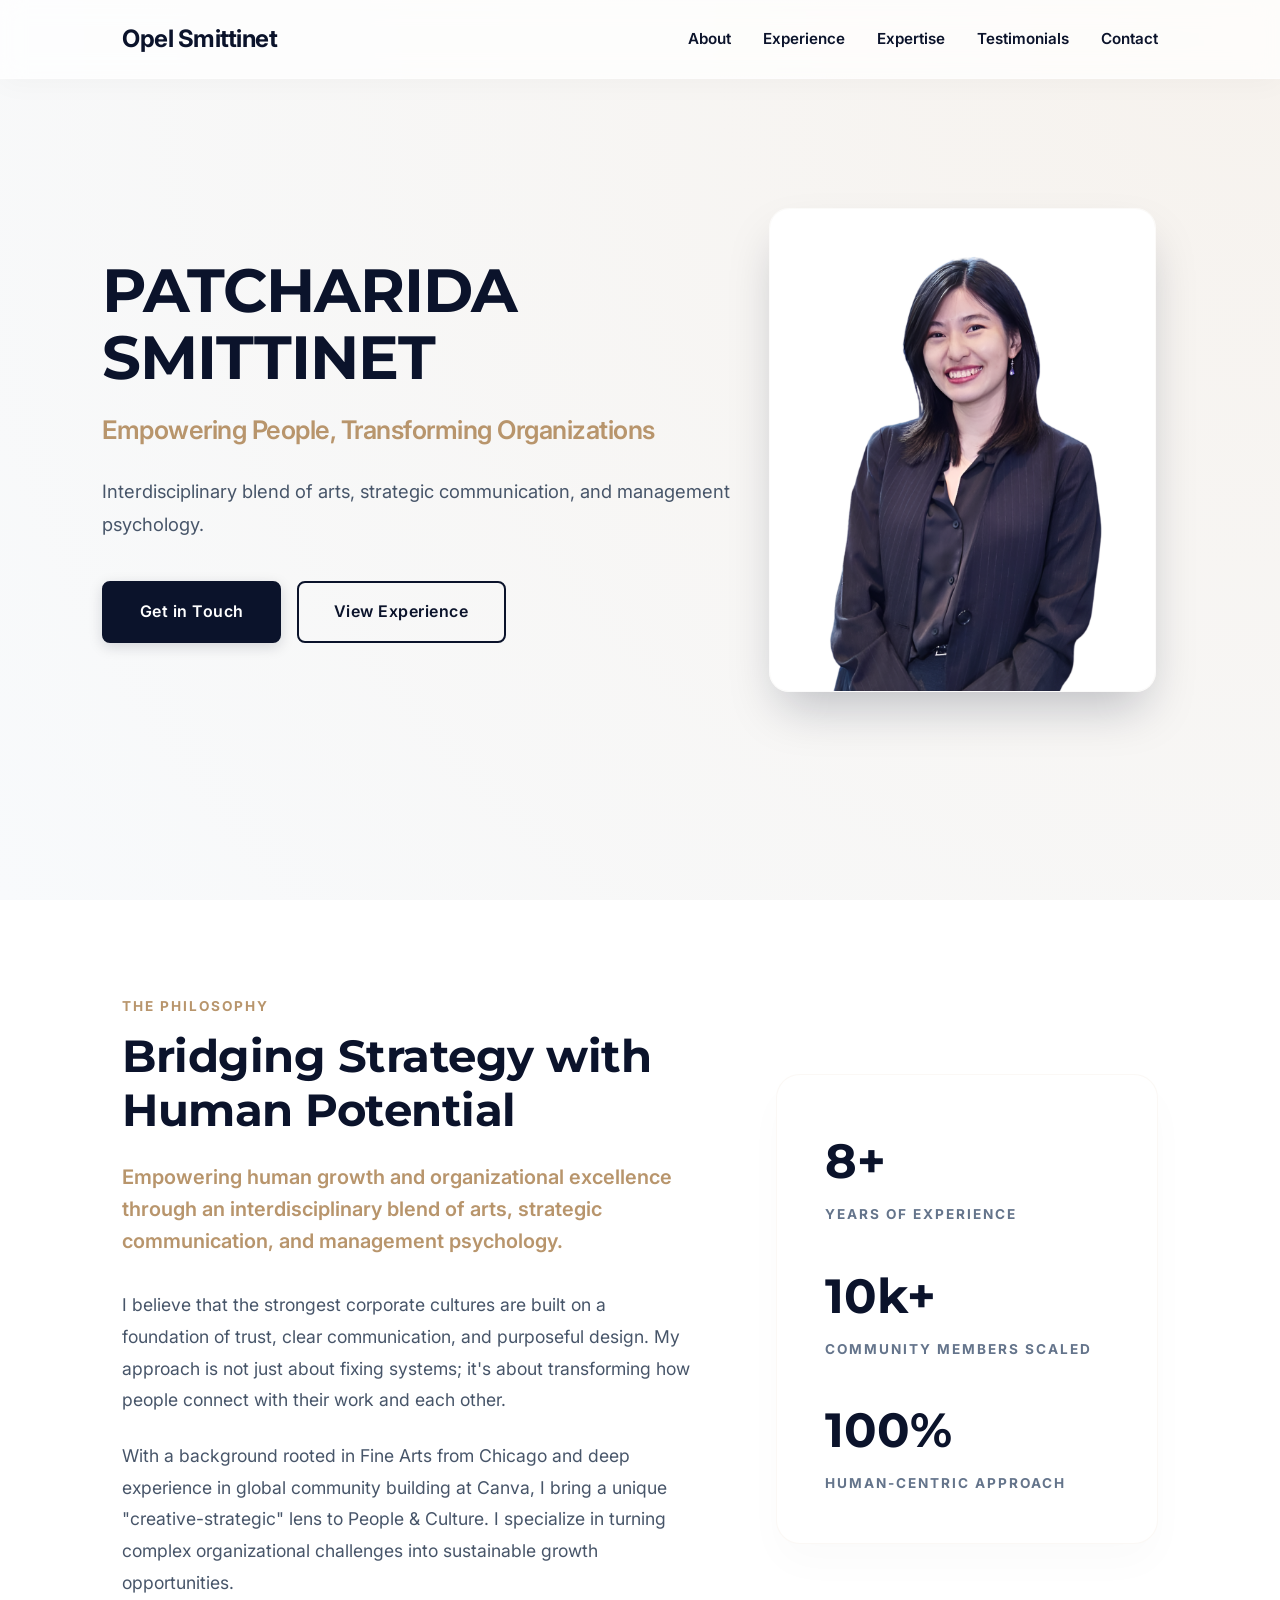
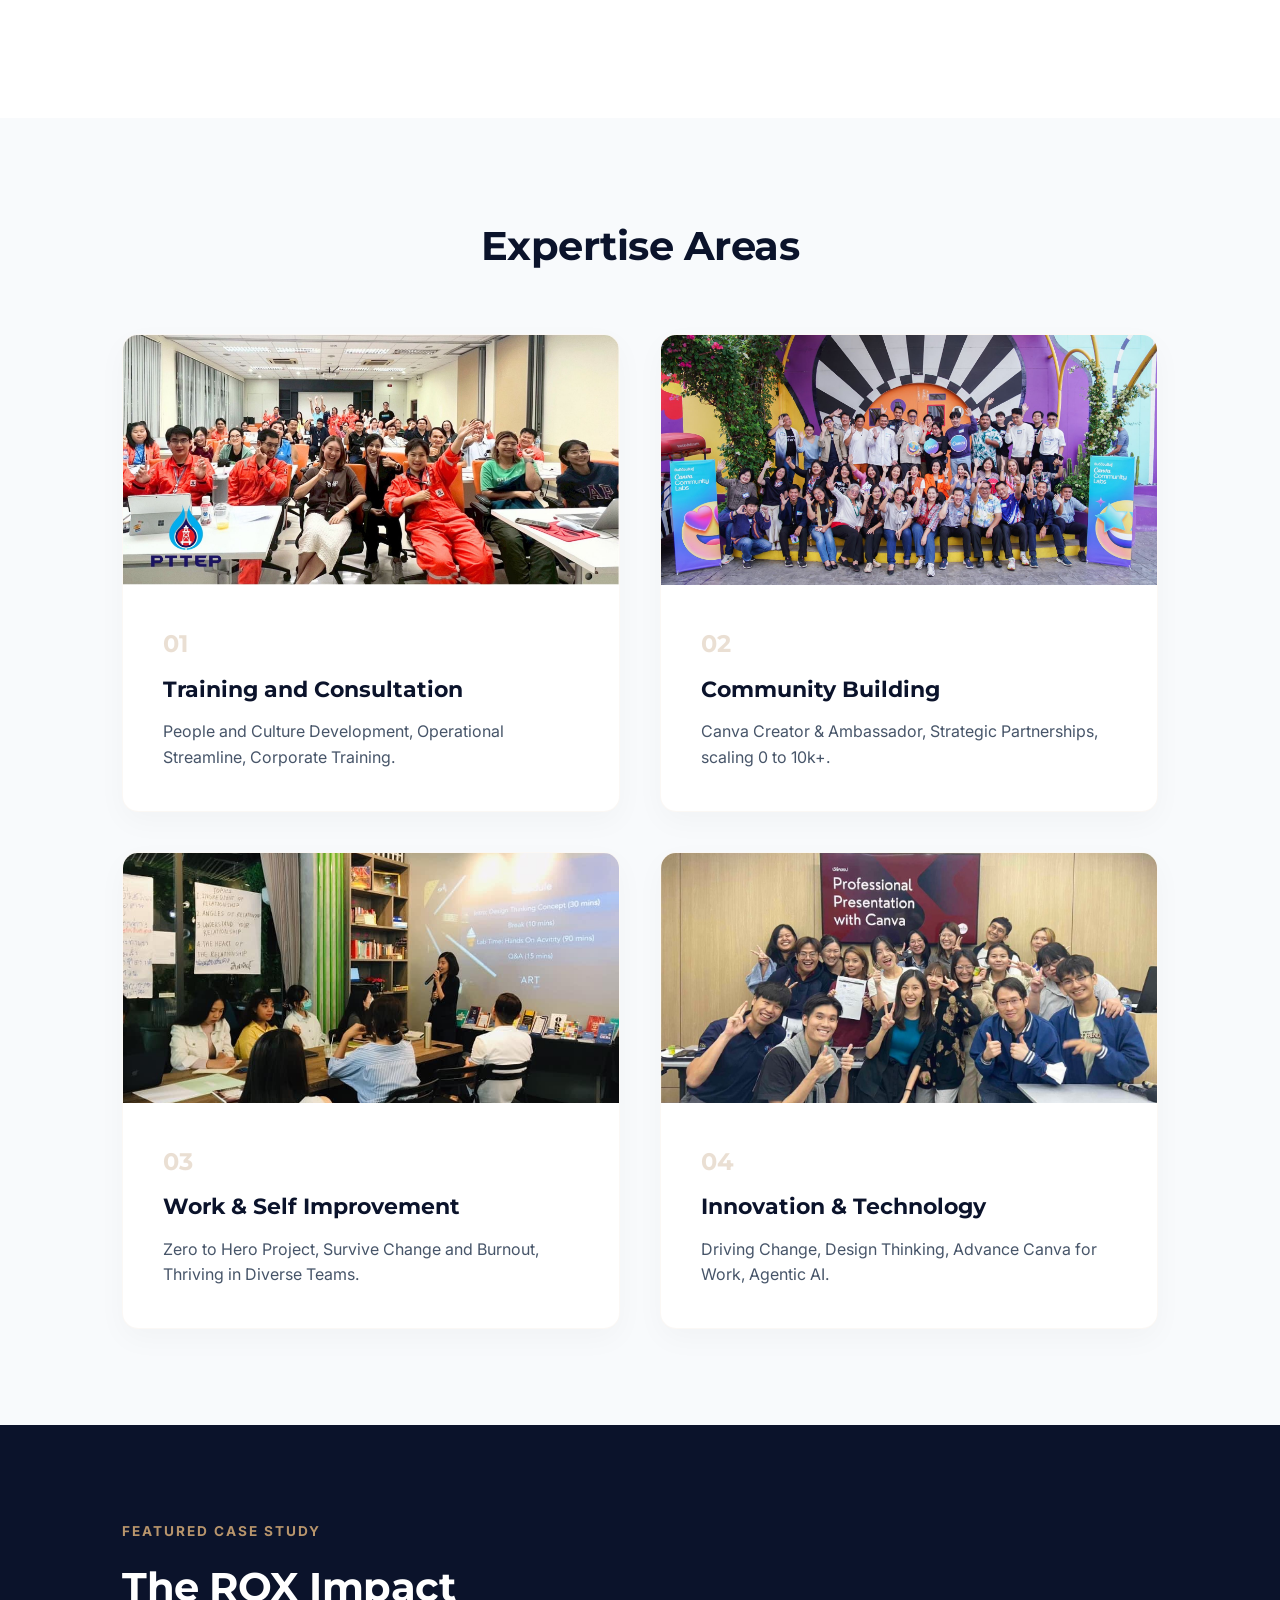
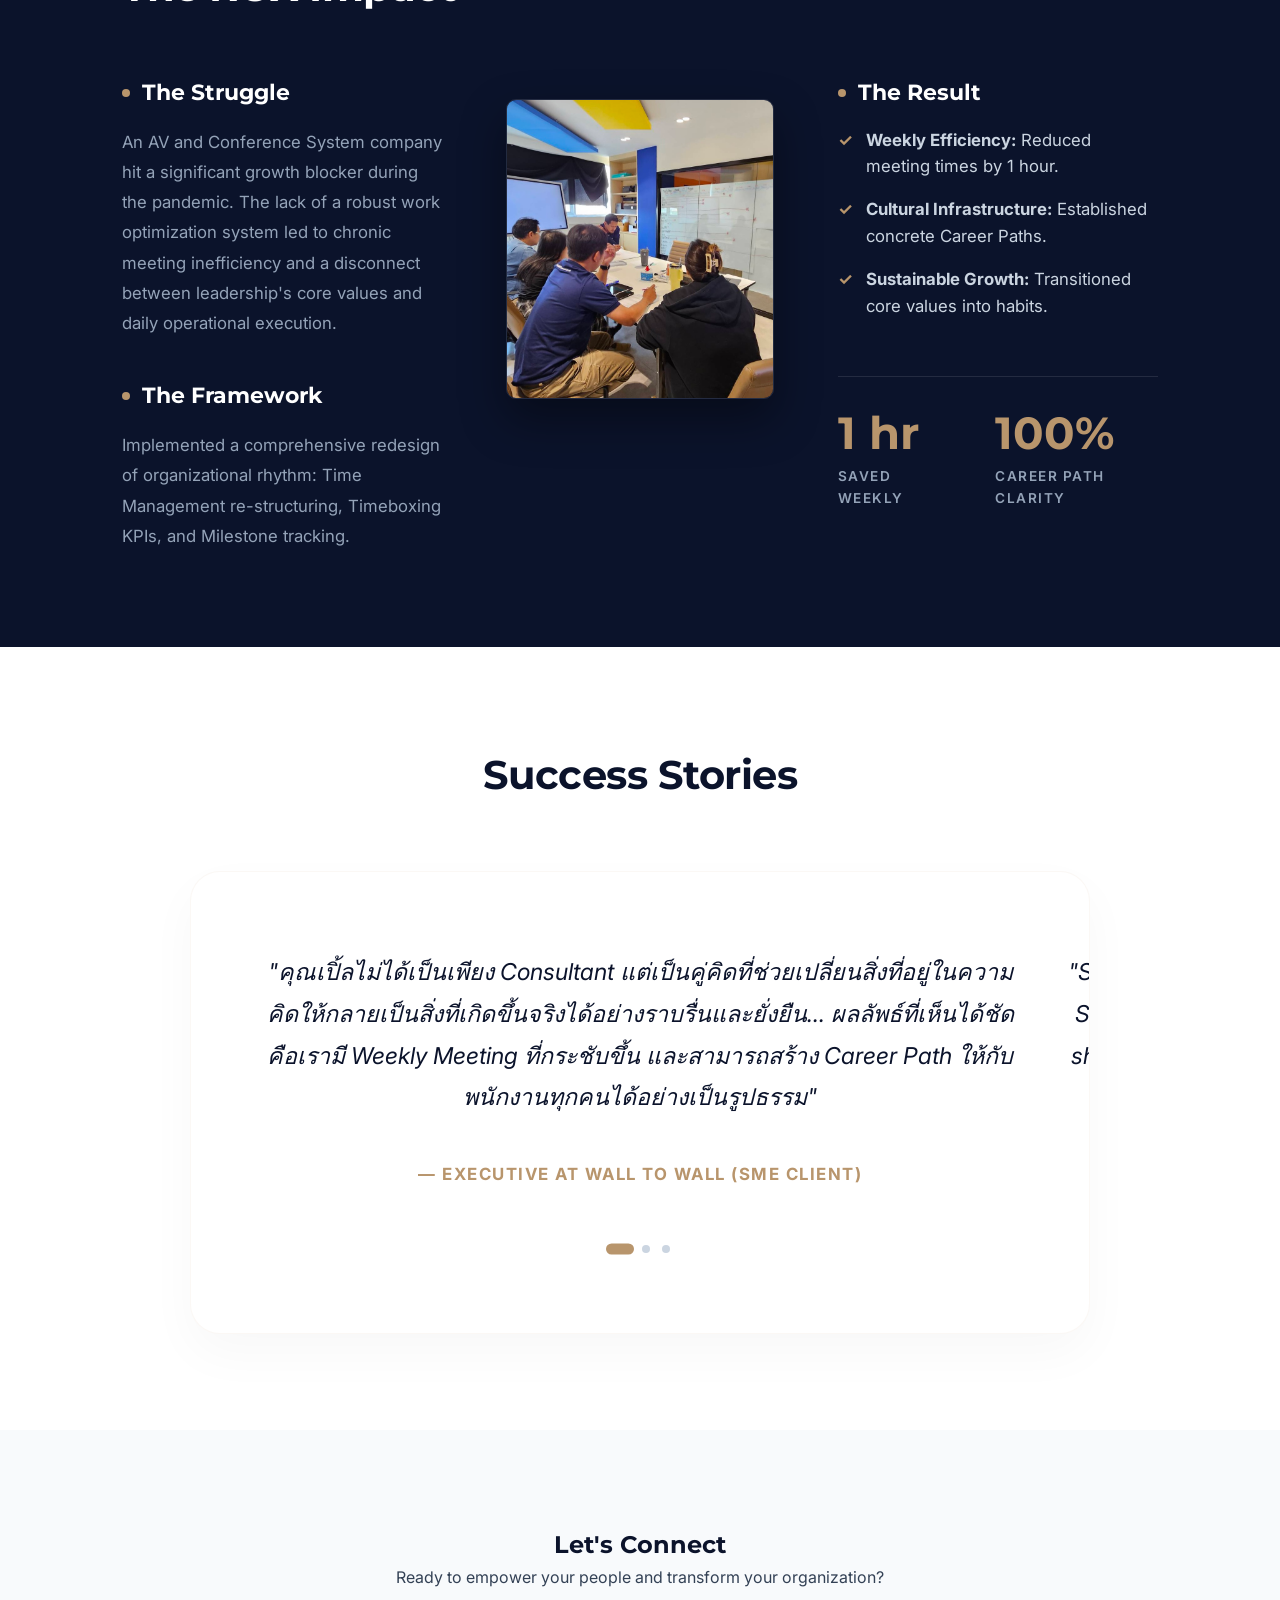
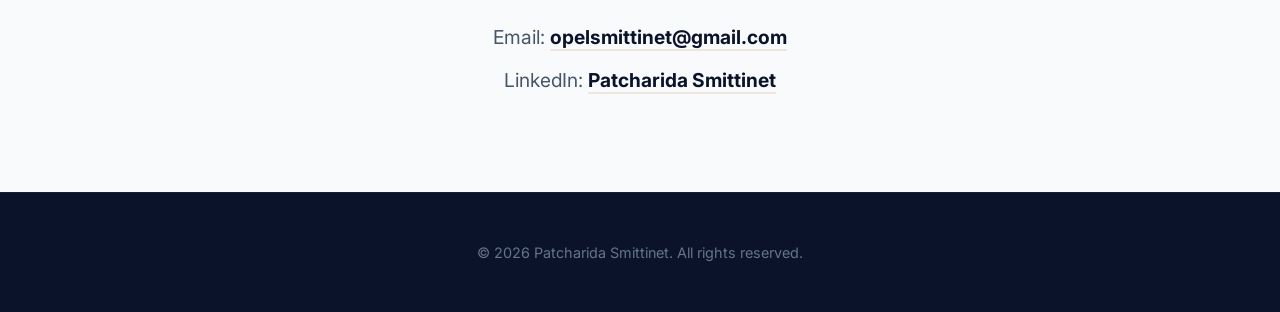
<file: index.html>
<!DOCTYPE html>
<html lang="en">
<head>
    <meta charset="UTF-8">
    <meta name="viewport" content="width=device-width, initial-scale=1.0">
    <title>Patcharida Smittinet | Portfolio 2026</title>
    <link rel="stylesheet" href="style.css">
    <link rel="preconnect" href="https://fonts.googleapis.com">
    <link rel="preconnect" href="https://fonts.gstatic.com" crossorigin>
    <link href="https://fonts.googleapis.com/css2?family=Inter:wght@300;400;600;700&family=Montserrat:wght@700&display=swap" rel="stylesheet">
</head>
<body>
    <header>
        <nav>
            <div class="logo"><a href="index.html" style="text-decoration: none; color: inherit;">Opel Smittinet</a></div>
            <ul class="nav-links" id="nav-links">
                <li><a href="#about">About</a></li>
                <li><a href="experience.html">Experience</a></li>
                <li><a href="#expertise">Expertise</a></li>
                <li><a href="#testimonials">Testimonials</a></li>
                <li><a href="#contact">Contact</a></li>
            </ul>
            <button class="hamburger-btn" id="hamburger-btn" aria-label="Toggle Navigation">
                <span class="bar"></span>
                <span class="bar"></span>
                <span class="bar"></span>
            </button>
        </nav>
    </header>

    <main>
        <section id="hero" class="hero">
            <div class="hero-content">
                <h1 class="fade-in">PATCHARIDA SMITTINET</h1>
                <p class="tagline fade-in">Empowering People, Transforming Organizations</p>
                <p class="intro fade-in">Interdisciplinary blend of arts, strategic communication, and management psychology.</p>
                <div class="hero-btns">
                    <a href="#contact" class="btn fade-in">Get in Touch</a>
                    <a href="experience.html" class="btn btn-outline fade-in">View Experience</a>
                </div>
            </div>
            <div class="hero-image fade-in">
                <img src="profile 2026 black.png" alt="Patcharida Smittinet Profile">
            </div>
        </section>

        <section id="about" class="section">
            <div class="container">
                <div class="about-grid">
                    <div class="about-text fade-in">
                        <span class="eyebrow">The Philosophy</span>
                        <h2>Bridging Strategy with Human Potential</h2>
                        <p class="lead">Empowering human growth and organizational excellence through an interdisciplinary blend of arts, strategic communication, and management psychology.</p>
                        <p>I believe that the strongest corporate cultures are built on a foundation of trust, clear communication, and purposeful design. My approach is not just about fixing systems; it's about transforming how people connect with their work and each other.</p>
                        <p>With a background rooted in Fine Arts from Chicago and deep experience in global community building at Canva, I bring a unique "creative-strategic" lens to People & Culture. I specialize in turning complex organizational challenges into sustainable growth opportunities.</p>
                    </div>
                    <div class="about-stats fade-in">
                        <div class="stat-item">
                            <span class="stat-number">8+</span>
                            <span class="stat-label">Years of Experience</span>
                        </div>
                        <div class="stat-item">
                            <span class="stat-number">10k+</span>
                            <span class="stat-label">Community Members Scaled</span>
                        </div>
                        <div class="stat-item">
                            <span class="stat-number">100%</span>
                            <span class="stat-label">Human-Centric Approach</span>
                        </div>
                    </div>
                </div>
            </div>
        </section>

        <section id="expertise" class="section bg-light">
            <div class="container">
                <h2 class="section-title">Expertise Areas</h2>
                <div class="expertise-grid">
                    <div class="expertise-card visual-card">
                        <div class="card-image-wrapper">
                            <img src="workshop image.jpg" alt="Training and Consultation" style="width:100%; height:100%; object-fit:cover;">
                        </div>
                        <div class="card-content">
                            <div class="icon">01</div>
                            <h3>Training and Consultation</h3>
                            <p>People and Culture Development, Operational Streamline, Corporate Training.</p>
                        </div>
                    </div>
                    <div class="expertise-card visual-card">
                        <div class="card-image-wrapper">
                            <img src="Canva community.jpg" alt="Community Building" style="width:100%; height:100%; object-fit:cover;">
                        </div>
                        <div class="card-content">
                            <div class="icon">02</div>
                            <h3>Community Building</h3>
                            <p>Canva Creator & Ambassador, Strategic Partnerships, scaling 0 to 10k+.</p>
                        </div>
                    </div>
                    <div class="expertise-card visual-card">
                        <div class="card-image-wrapper">
                            <img src="work and self improvement experties.jpg" alt="Work & Self Improvement" style="width:100%; height:100%; object-fit:cover;">
                        </div>
                        <div class="card-content">
                            <div class="icon">03</div>
                            <h3>Work & Self Improvement</h3>
                            <p>Zero to Hero Project, Survive Change and Burnout, Thriving in Diverse Teams.</p>
                        </div>
                    </div>
                    <div class="expertise-card visual-card">
                        <div class="card-image-wrapper">
                            <img src="innovation image.jpg" alt="Innovation & Technology" style="width:100%; height:100%; object-fit:cover;">
                        </div>
                        <div class="card-content">
                            <div class="icon">04</div>
                            <h3>Innovation & Technology</h3>
                            <p>Driving Change, Design Thinking, Advance Canva for Work, Agentic AI.</p>
                        </div>
                    </div>
                </div>
            </div>
        </section>

        <section id="case-study" class="section bg-dark text-white">
            <div class="container">
                <div class="case-study-header">
                    <span class="eyebrow">Featured Case Study</span>
                    <h2 class="section-title" style="text-align: left; color: white;">The ROX Impact</h2>
                </div>
                <div class="case-study-grid">
                    <!-- Left Side: The Struggle -->
                    <div class="case-study-left">
                        <div class="cs-block fade-in">
                            <h3><span class="accent-dot"></span>The Struggle</h3>
                            <p>An AV and Conference System company hit a significant growth blocker during the pandemic. The lack of a robust work optimization system led to chronic meeting inefficiency and a disconnect between leadership's core values and daily operational execution.</p>
                        </div>
                        <div class="cs-block fade-in">
                            <h3><span class="accent-dot"></span>The Framework</h3>
                            <p>Implemented a comprehensive redesign of organizational rhythm: Time Management re-structuring, Timeboxing KPIs, and Milestone tracking.</p>
                        </div>
                    </div>

                    <!-- Center: Smaller Image -->
                    <div class="case-study-image">
                        <img src="case study visual.jpg" alt="Case Study Visual" style="width: 100%; height: 300px; object-fit: cover; border-radius: 10px;">
                    </div>

                    <!-- Right Side: The Result & Metrics -->
                    <div class="case-study-right">
                        <div class="cs-block fade-in">
                            <h3><span class="accent-dot"></span>The Result</h3>
                            <ul class="cs-list">
                                <li><strong>Weekly Efficiency:</strong> Reduced meeting times by 1 hour.</li>
                                <li><strong>Cultural Infrastructure:</strong> Established concrete Career Paths.</li>
                                <li><strong>Sustainable Growth:</strong> Transitioned core values into habits.</li>
                            </ul>
                        </div>

                        <div class="cs-results fade-in">
                            <div class="result-metric">
                                <span class="number">1 hr</span>
                                <span class="label">Saved Weekly</span>
                            </div>
                            <div class="result-metric">
                                <span class="number">100%</span>
                                <span class="label">Career Path Clarity</span>
                            </div>
                        </div>
                    </div>
                </div>
            </div>
        </section>

        <section id="testimonials" class="section">
            <div class="container">
                <h2 class="section-title">Success Stories</h2>
                <div class="testimonial-slider-container">
                    <div class="testimonial-track">
                        <div class="testimonial-slide">
                            <blockquote class="testimonial-large">
                                <p>"คุณเปิ้ลไม่ได้เป็นเพียง Consultant แต่เป็นคู่คิดที่ช่วยเปลี่ยนสิ่งที่อยู่ในความคิดให้กลายเป็นสิ่งที่เกิดขึ้นจริงได้อย่างราบรื่นและยั่งยืน... ผลลัพธ์ที่เห็นได้ชัดคือเรามี Weekly Meeting ที่กระชับขึ้น และสามารถสร้าง Career Path ให้กับพนักงานทุกคนได้อย่างเป็นรูปธรรม"</p>
                                <cite>— Executive at Wall to Wall (SME Client)</cite>
                            </blockquote>
                        </div>
                        <div class="testimonial-slide">
                            <blockquote class="testimonial-large">
                                <p>"She is exceptionally smart, highly organised, and deeply collaborative. She brings clarity, momentum, and a high bar for quality to everything she works on. I loved working with Opel and would work with her again without hesitation."</p>
                                <cite>— Ruoshan Tao, Head of Marketing, USA at Canva</cite>
                            </blockquote>
                        </div>
                        <div class="testimonial-slide">
                            <blockquote class="testimonial-large">
                                <p>"She has a strong ability to balance creativity with execution, turning ideas into meaningful, well-executed initiatives. She builds genuine relationships and earns trust — both essential in community work."</p>
                                <cite>— Rebecca Collins, Global Community Lead at Canva</cite>
                            </blockquote>
                        </div>
                    </div>
                    <div class="slider-dots">
                        <span class="dot active"></span>
                        <span class="dot"></span>
                        <span class="dot"></span>
                    </div>
                </div>
            </div>
        </section>

        <section id="contact" class="section bg-light">
            <div class="container text-center">
                <h2>Let's Connect</h2>
                <p>Ready to empower your people and transform your organization?</p>
                <div class="contact-info">
                    <p>Email: <a href="mailto:opelsmittinet@gmail.com?subject=Inquiry%20regarding%20Portfolio%20-%20Patcharida%20Smittinet&body=Hi%20Opel,%0D%0A%0D%0AI'm%20interested%20in%20discussing%20a%20potential%20collaboration%20regarding...">opelsmittinet@gmail.com</a></p>
                    <p>LinkedIn: <a href="https://www.linkedin.com/in/patcharida-smittinet/" target="_blank">Patcharida Smittinet</a></p>
                </div>
            </div>
        </section>
    </main>

    <footer>
        <p>&copy; 2026 Patcharida Smittinet. All rights reserved.</p>
    </footer>

    <script src="script.js"></script>
</body>
</html>
</file>
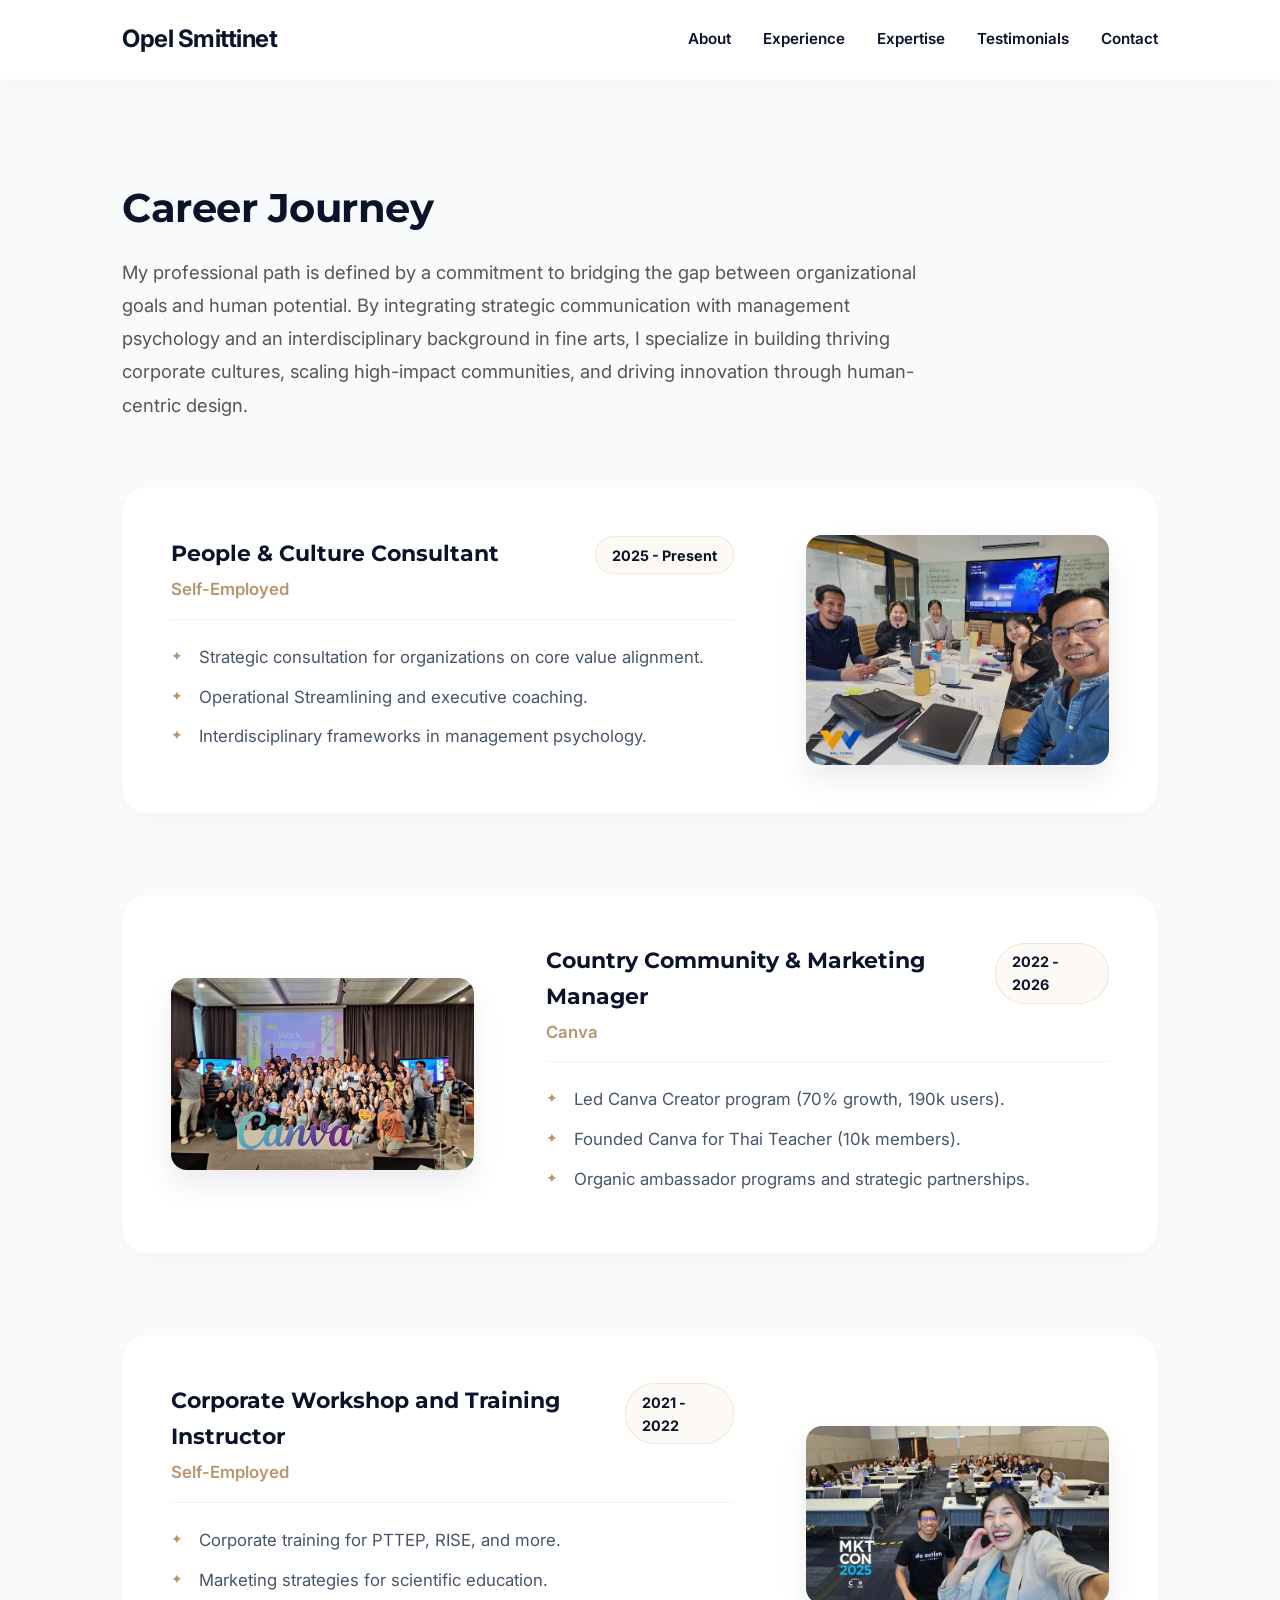
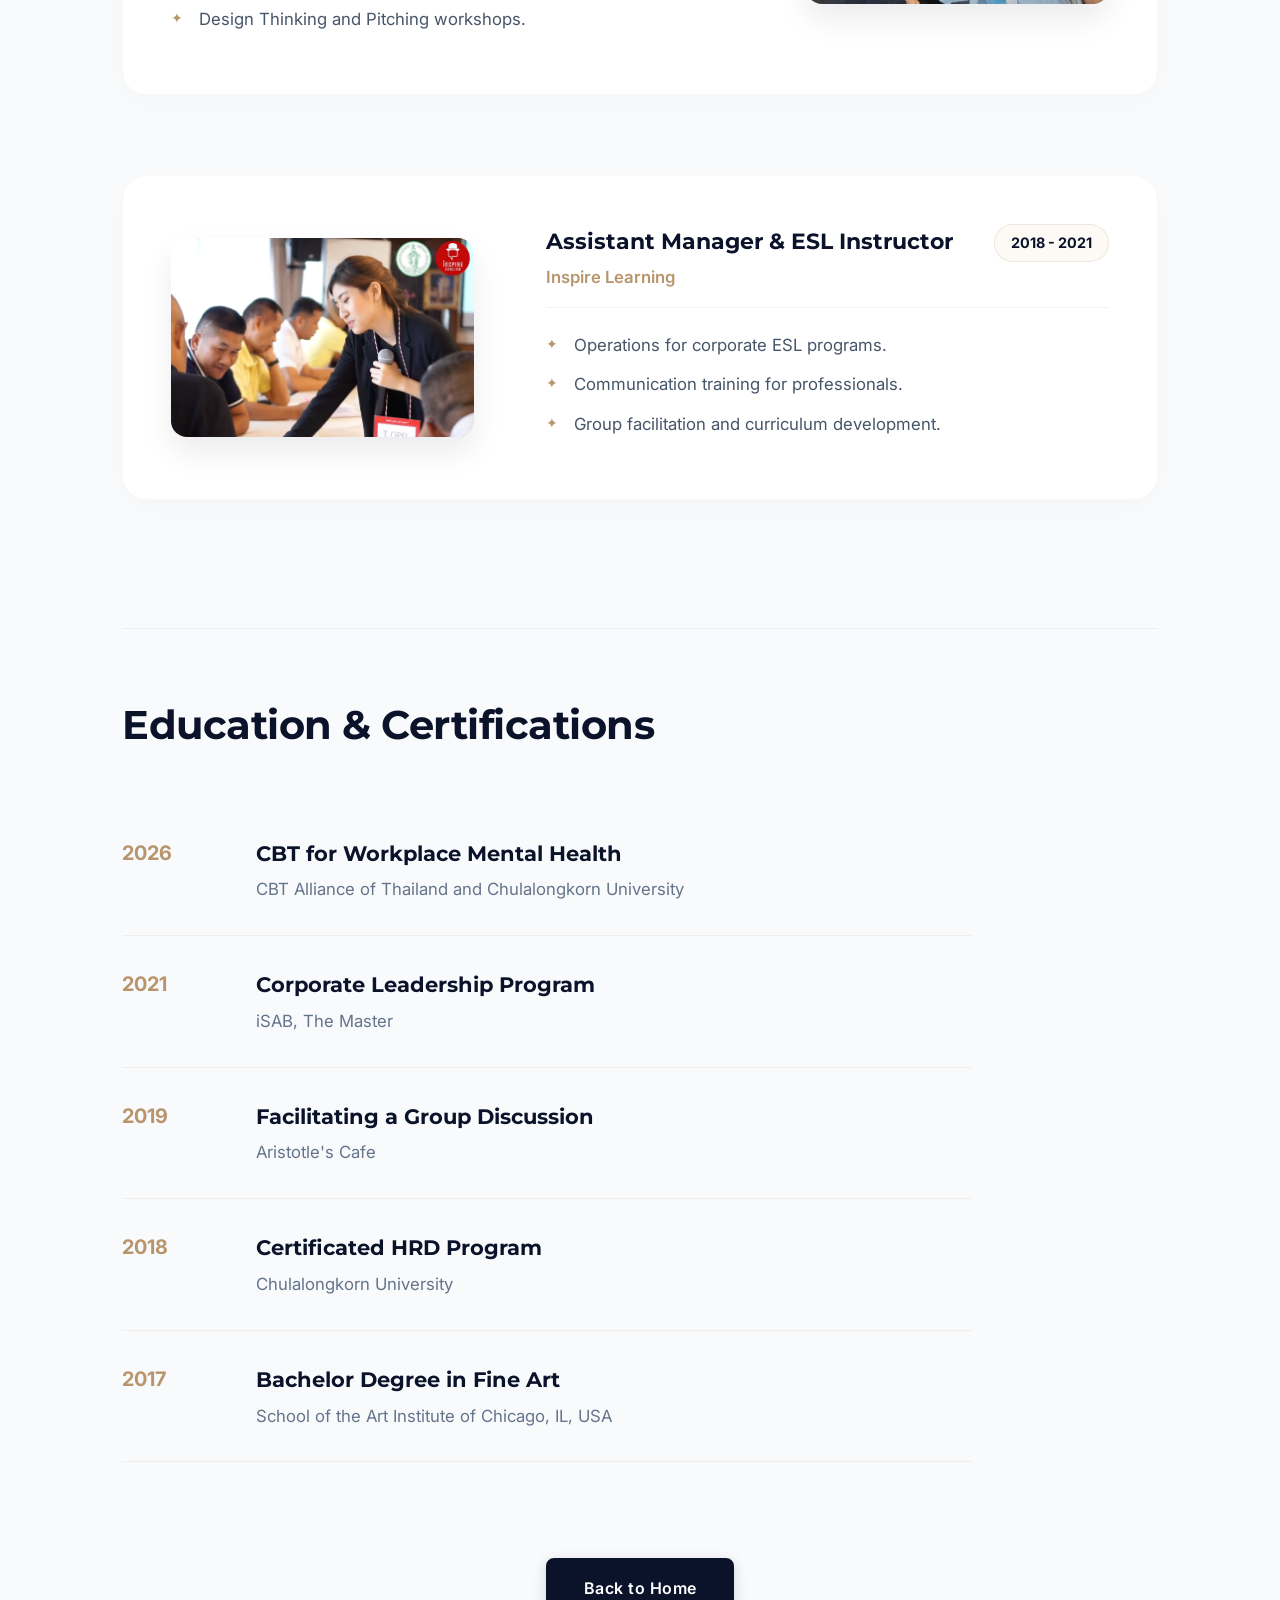
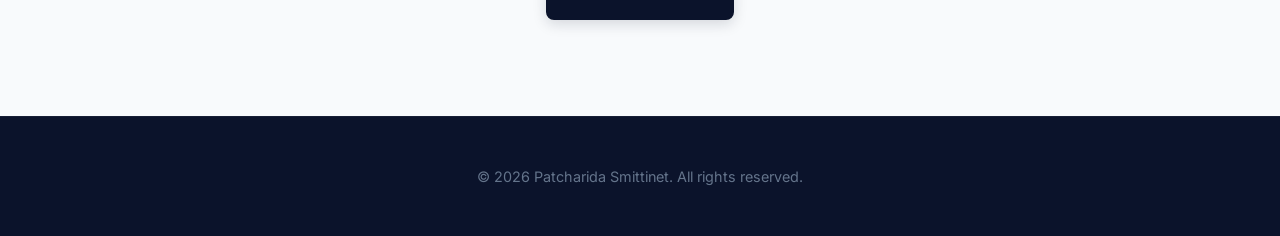
<file: experience.html>
<!DOCTYPE html>
<html lang="en">
<head>
    <meta charset="UTF-8">
    <meta name="viewport" content="width=device-width, initial-scale=1.0">
    <title>Experience | Patcharida Smittinet</title>
    <link rel="stylesheet" href="style.css">
    <link rel="preconnect" href="https://fonts.googleapis.com">
    <link rel="preconnect" href="https://fonts.gstatic.com" crossorigin>
    <link href="https://fonts.googleapis.com/css2?family=Inter:wght@300;400;600;700&family=Montserrat:wght@700&display=swap" rel="stylesheet">
</head>
<body>
    <header>
        <nav>
            <div class="logo"><a href="index.html" style="text-decoration: none; color: inherit;">Opel Smittinet</a></div>
            <ul class="nav-links" id="nav-links">
                <li><a href="index.html#about">About</a></li>
                <li><a href="experience.html">Experience</a></li>
                <li><a href="index.html#expertise">Expertise</a></li>
                <li><a href="index.html#testimonials">Testimonials</a></li>
                <li><a href="index.html#contact">Contact</a></li>
            </ul>
            <button class="hamburger-btn" id="hamburger-btn" aria-label="Toggle Navigation">
                <span class="bar"></span>
                <span class="bar"></span>
                <span class="bar"></span>
            </button>
        </nav>
    </header>

    <main style="padding-top: 80px;">
        <section id="experience" class="section bg-light">
            <div class="container">
                <h1 class="section-title" style="text-align: left;">Career Journey</h1>
                <p style="max-width: 800px; margin: 1rem 0 4rem; color: #555; font-size: 1.15rem; line-height: 1.8;">
                    My professional path is defined by a commitment to bridging the gap between organizational goals and human potential. By integrating strategic communication with management psychology and an interdisciplinary background in fine arts, I specialize in building thriving corporate cultures, scaling high-impact communities, and driving innovation through human-centric design.
                </p>
                
                <div class="experience-visual-list">
                    <!-- Item 1 -->
                    <div class="exp-visual-item fade-in">
                        <div class="exp-visual-content">
                            <div class="exp-header">
                                <div class="exp-title-group">
                                    <h3>People & Culture Consultant</h3>
                                    <p class="company">Self-Employed</p>
                                </div>
                                <div class="exp-date">2025 - Present</div>
                            </div>
                            <ul class="exp-details">
                                <li>Strategic consultation for organizations on core value alignment.</li>
                                <li>Operational Streamlining and executive coaching.</li>
                                <li>Interdisciplinary frameworks in management psychology.</li>
                            </ul>
                        </div>
                        <div class="exp-visual-image">
                            <img src="people consultant.jpg" alt="People & Culture Consultant" style="width:100%; border-radius:12px;">
                        </div>
                    </div>

                    <!-- Item 2 -->
                    <div class="exp-visual-item reverse fade-in">
                        <div class="exp-visual-content">
                            <div class="exp-header">
                                <div class="exp-title-group">
                                    <h3>Country Community & Marketing Manager</h3>
                                    <p class="company">Canva</p>
                                </div>
                                <div class="exp-date">2022 - 2026</div>
                            </div>
                            <ul class="exp-details">
                                <li>Led Canva Creator program (70% growth, 190k users).</li>
                                <li>Founded Canva for Thai Teacher (10k members).</li>
                                <li>Organic ambassador programs and strategic partnerships.</li>
                            </ul>
                        </div>
                        <div class="exp-visual-image">
                            <img src="Canva community Experience.webp" alt="Canva Community" style="width:100%; border-radius:12px;">
                        </div>
                    </div>

                    <!-- Item 3 -->
                    <div class="exp-visual-item fade-in">
                        <div class="exp-visual-content">
                            <div class="exp-header">
                                <div class="exp-title-group">
                                    <h3>Corporate Workshop and Training Instructor</h3>
                                    <p class="company">Self-Employed</p>
                                </div>
                                <div class="exp-date">2021 - 2022</div>
                            </div>
                            <ul class="exp-details">
                                <li>Corporate training for PTTEP, RISE, and more.</li>
                                <li>Marketing strategies for scientific education.</li>
                                <li>Design Thinking and Pitching workshops.</li>
                            </ul>
                        </div>
                        <div class="exp-visual-image">
                            <img src="workshop and training experience.jpg" alt="Corporate Workshop" style="width:100%; border-radius:12px;">
                        </div>
                    </div>

                    <!-- Item 4 -->
                    <div class="exp-visual-item reverse fade-in">
                        <div class="exp-visual-content">
                            <div class="exp-header">
                                <div class="exp-title-group">
                                    <h3>Assistant Manager & ESL Instructor</h3>
                                    <p class="company">Inspire Learning</p>
                                </div>
                                <div class="exp-date">2018 - 2021</div>
                            </div>
                            <ul class="exp-details">
                                <li>Operations for corporate ESL programs.</li>
                                <li>Communication training for professionals.</li>
                                <li>Group facilitation and curriculum development.</li>
                            </ul>
                        </div>
                        <div class="exp-visual-image">
                            <img src="ESL Experience.png" alt="ESL Instructor" style="width:100%; border-radius:12px;">
                        </div>
                    </div>
                </div>

                <!-- Education Section -->
                <div class="education-section fade-in" style="margin-top: 8rem; border-top: 1px solid #eee; padding-top: 4rem;">
                    <h2 class="section-title" style="text-align: left; margin-bottom: 3rem;">Education & Certifications</h2>
                    <div class="education-list-clean">
                        <div class="edu-list-item">
                            <span class="edu-year">2026</span>
                            <div class="edu-info">
                                <h3>CBT for Workplace Mental Health</h3>
                                <p>CBT Alliance of Thailand and Chulalongkorn University</p>
                            </div>
                        </div>
                        <div class="edu-list-item">
                            <span class="edu-year">2021</span>
                            <div class="edu-info">
                                <h3>Corporate Leadership Program</h3>
                                <p>iSAB, The Master</p>
                            </div>
                        </div>
                        <div class="edu-list-item">
                            <span class="edu-year">2019</span>
                            <div class="edu-info">
                                <h3>Facilitating a Group Discussion</h3>
                                <p>Aristotle's Cafe</p>
                            </div>
                        </div>
                        <div class="edu-list-item">
                            <span class="edu-year">2018</span>
                            <div class="edu-info">
                                <h3>Certificated HRD Program</h3>
                                <p>Chulalongkorn University</p>
                            </div>
                        </div>
                        <div class="edu-list-item">
                            <span class="edu-year">2017</span>
                            <div class="edu-info">
                                <h3>Bachelor Degree in Fine Art</h3>
                                <p>School of the Art Institute of Chicago, IL, USA</p>
                            </div>
                        </div>
                    </div>
                </div>

                <div class="text-center" style="margin-top: 6rem;">
                    <a href="index.html" class="btn">Back to Home</a>
                </div>
            </div>
        </section>
    </main>

    <footer>
        <p>&copy; 2026 Patcharida Smittinet. All rights reserved.</p>
    </footer>

    <script src="script.js"></script>
</body>
</html>
</file>
<file: style.css>
:root {
    --primary-color: #0b132b; /* Deep Midnight Navy */
    --secondary-color: #ffffff;
    --accent-color: #b8956c; /* Elegant Champagne / Gold */
    --accent-light: #fdfaf6; /* Soft Champagne cream */
    --text-color: #334155; /* Slate 700 */
    --light-bg: #f8fafc; /* Pearl Grey / Slate 50 */
    --dark-bg: #0b132b; /* Deep Midnight Navy */
    --transition: all 0.4s cubic-bezier(0.25, 1, 0.5, 1);
}

* {
    margin: 0;
    padding: 0;
    box-sizing: border-box;
}

html {
    scroll-behavior: smooth;
}

body {
    font-family: 'Inter', sans-serif;
    line-height: 1.6;
    color: var(--text-color);
    background-color: var(--secondary-color);
    overflow-x: hidden;
}

h1, h2, h3, h4 {
    font-family: 'Montserrat', sans-serif;
    font-weight: 700;
    color: var(--primary-color);
}

.container {
    max-width: 1100px;
    margin: 0 auto;
    padding: 0 2rem;
}

.section {
    padding: 6rem 0;
}

.bg-light {
    background-color: var(--light-bg);
}

.bg-dark {
    background-color: var(--dark-bg);
}

.text-white {
    color: var(--secondary-color);
}

.text-white h2, .text-white h3 {
    color: var(--secondary-color);
}

.text-center {
    text-align: center;
}

/* Header & Nav */
header {
    background-color: rgba(255, 255, 255, 0.75);
    backdrop-filter: blur(12px) saturate(180%);
    -webkit-backdrop-filter: blur(12px) saturate(180%);
    position: fixed;
    top: 0;
    width: 100%;
    z-index: 1000;
    box-shadow: 0 4px 30px rgba(11, 19, 43, 0.03);
    border-bottom: 1px solid rgba(255, 255, 255, 0.3);
}

nav {
    display: flex;
    justify-content: space-between;
    align-items: center;
    max-width: 1100px;
    margin: 0 auto;
    padding: 1.25rem 2rem;
}

.logo {
    font-weight: 700;
    font-size: 1.5rem;
    color: var(--primary-color);
    letter-spacing: -0.5px;
}

.logo a {
    text-decoration: none;
    color: inherit;
    transition: var(--transition);
}

.logo a:hover {
    color: var(--accent-color);
}

.nav-links {
    display: flex;
    list-style: none;
    align-items: center;
}

.nav-links li {
    margin-left: 2rem;
}

.nav-links a {
    text-decoration: none;
    color: var(--primary-color);
    font-weight: 600;
    font-size: 0.95rem;
    position: relative;
    padding: 0.25rem 0;
    transition: var(--transition);
}

.nav-links a:hover {
    color: var(--accent-color);
}

.nav-links a::after {
    content: '';
    position: absolute;
    bottom: 0;
    left: 0;
    width: 0;
    height: 2px;
    background-color: var(--accent-color);
    transition: var(--transition);
}

.nav-links a:hover::after {
    width: 100%;
}

/* Hamburger Toggle Button */
.hamburger-btn {
    display: none;
    flex-direction: column;
    justify-content: space-between;
    width: 26px;
    height: 18px;
    background: transparent;
    border: none;
    cursor: pointer;
    padding: 0;
    z-index: 1001;
}

.hamburger-btn .bar {
    width: 100%;
    height: 2px;
    background-color: var(--primary-color);
    border-radius: 2px;
    transition: var(--transition);
}

/* Hamburger Transformations */
.hamburger-btn.active .bar:nth-child(1) {
    transform: translateY(8px) rotate(45deg);
}

.hamburger-btn.active .bar:nth-child(2) {
    opacity: 0;
}

.hamburger-btn.active .bar:nth-child(3) {
    transform: translateY(-8px) rotate(-45deg);
}

/* Hero Section */
.hero {
    height: 100vh;
    display: flex;
    align-items: center;
    justify-content: space-between;
    padding: 0 8%;
    background: radial-gradient(circle at top right, rgba(184, 149, 108, 0.12), rgba(248, 250, 252, 1));
    overflow: hidden;
    position: relative;
}

.hero-content {
    flex: 1.2;
    max-width: 650px;
    z-index: 2;
}

.hero h1 {
    font-size: 3.8rem;
    line-height: 1.1;
    margin-bottom: 1.2rem;
    letter-spacing: -1px;
    color: var(--primary-color);
}

.tagline {
    font-size: 1.6rem;
    color: var(--accent-color);
    margin-bottom: 1.5rem;
    font-weight: 600;
    letter-spacing: -0.5px;
}

.intro {
    font-size: 1.15rem;
    margin-bottom: 2.5rem;
    color: #475569;
    line-height: 1.8;
}

.hero-image {
    flex: 0.8;
    display: flex;
    justify-content: center;
    z-index: 2;
}

.hero-image img {
    max-width: 90%;
    height: auto;
    border-radius: 20px;
    box-shadow: 0 25px 50px -12px rgba(11, 19, 43, 0.25);
    border: 1px solid rgba(255, 255, 255, 0.6);
}

.btn {
    display: inline-block;
    padding: 1rem 2.2rem;
    background-color: var(--primary-color);
    color: white;
    text-decoration: none;
    border-radius: 8px;
    font-weight: 600;
    letter-spacing: 0.5px;
    transition: var(--transition);
    border: 2px solid var(--primary-color);
    box-shadow: 0 4px 14px rgba(11, 19, 43, 0.15);
}

.hero-btns {
    display: flex;
    gap: 1rem;
    margin-top: 1rem;
}

.btn-outline {
    background-color: transparent;
    border: 2px solid var(--primary-color);
    color: var(--primary-color);
    box-shadow: none;
}

.btn-outline:hover {
    background-color: var(--primary-color);
    color: white;
    box-shadow: 0 4px 14px rgba(11, 19, 43, 0.15);
}

.btn:hover {
    background-color: var(--accent-color);
    border-color: var(--accent-color);
    color: var(--primary-color);
    transform: translateY(-2px);
    box-shadow: 0 6px 20px rgba(184, 149, 108, 0.35);
}

/* About Section */
.about-grid {
    display: grid;
    grid-template-columns: 1.2fr 0.8fr;
    gap: 5rem;
    align-items: center;
}

.eyebrow {
    text-transform: uppercase;
    letter-spacing: 2px;
    font-size: 0.85rem;
    color: var(--accent-color);
    font-weight: 700;
    display: block;
    margin-bottom: 0.75rem;
}

.about-text h2 {
    font-size: 2.8rem;
    margin-bottom: 1.5rem;
    line-height: 1.2;
    letter-spacing: -0.5px;
}

.about-text .lead {
    font-size: 1.25rem;
    font-weight: 600;
    color: var(--accent-color);
    margin-bottom: 2rem;
    line-height: 1.6;
}

.about-text p {
    margin-bottom: 1.5rem;
    font-size: 1.1rem;
    color: #475569;
    line-height: 1.8;
}

.about-stats {
    display: grid;
    grid-template-columns: 1fr;
    gap: 2rem;
    background: #ffffff;
    padding: 3rem;
    border-radius: 24px;
    box-shadow: 0 20px 40px rgba(11, 19, 43, 0.02);
    border: 1px solid rgba(197, 168, 128, 0.08);
}

.stat-item {
    display: flex;
    flex-direction: column;
}

.stat-number {
    font-size: 3rem;
    font-weight: 700;
    color: var(--primary-color);
    font-family: 'Montserrat', sans-serif;
}

.stat-label {
    font-size: 0.85rem;
    text-transform: uppercase;
    letter-spacing: 2px;
    color: #64748b;
    font-weight: 700;
    margin-top: 0.25rem;
}

/* Expertise Section */
.section-title {
    font-size: 2.5rem;
    text-align: center;
    margin-bottom: 1rem;
    letter-spacing: -0.5px;
}

.expertise-grid {
    display: grid;
    grid-template-columns: repeat(2, 1fr);
    gap: 2.5rem;
    margin-top: 3.5rem;
}

.visual-card {
    padding: 0 !important;
    overflow: hidden;
    display: flex;
    flex-direction: column;
    background: white;
    border-radius: 16px;
    box-shadow: 0 10px 30px rgba(11, 19, 43, 0.03);
    border: 1px solid rgba(197, 168, 128, 0.08);
    transition: var(--transition);
}

.visual-card:hover {
    transform: translateY(-8px);
    box-shadow: 0 20px 40px rgba(11, 19, 43, 0.08);
    border-color: rgba(184, 149, 108, 0.25);
}

.card-image-wrapper {
    width: 100%;
    height: 250px;
    overflow: hidden;
}

.card-image-wrapper img {
    width: 100%;
    height: 100%;
    object-fit: cover;
    transition: transform 0.6s cubic-bezier(0.25, 1, 0.5, 1);
}

.visual-card:hover .card-image-wrapper img {
    transform: scale(1.04);
}

.card-content {
    padding: 2.5rem;
}

.card-content .icon {
    font-size: 1.5rem;
    font-weight: 700;
    color: rgba(184, 149, 108, 0.3);
    margin-bottom: 0.5rem;
    font-family: 'Montserrat', sans-serif;
}

.card-content h3 {
    font-size: 1.4rem;
    margin-bottom: 0.75rem;
}

.card-content p {
    color: #475569;
    font-size: 1rem;
    line-height: 1.6;
}

/* Case Study Section */
.case-study-header {
    margin-bottom: 3.5rem;
}

.case-study-grid {
    display: grid;
    grid-template-columns: 1.2fr 1fr 1.2fr;
    gap: 4rem;
    align-items: start;
}

.case-study-left, .case-study-right {
    display: flex;
    flex-direction: column;
    gap: 2.5rem;
}

.cs-block {
    position: relative;
}

.cs-block h3 {
    display: flex;
    align-items: center;
    gap: 12px;
    margin-bottom: 1rem;
    font-size: 1.4rem;
}

.accent-dot {
    width: 8px;
    height: 8px;
    background-color: var(--accent-color);
    border-radius: 50%;
    display: inline-block;
}

.cs-block p {
    color: #94a3b8;
    line-height: 1.8;
    font-size: 1.05rem;
}

.case-study-image {
    display: flex;
    justify-content: center;
    margin-top: 1.5rem;
}

.case-study-image img {
    width: 100%;
    border-radius: 16px;
    box-shadow: 0 20px 45px rgba(0, 0, 0, 0.4);
    border: 1px solid rgba(255, 255, 255, 0.1);
}

.cs-list {
    list-style: none;
}

.cs-list li {
    position: relative;
    padding-left: 1.75rem;
    margin-bottom: 1rem;
    font-size: 1.05rem;
    color: #cbd5e1;
    line-height: 1.6;
}

.cs-list li::before {
    content: "✓";
    position: absolute;
    left: 0;
    color: var(--accent-color);
    font-weight: bold;
}

.cs-results {
    display: flex;
    gap: 3rem;
    padding-top: 2rem;
    border-top: 1px solid rgba(255, 255, 255, 0.1);
}

.result-metric {
    display: flex;
    flex-direction: column;
}

.result-metric .number {
    font-size: 2.8rem;
    font-weight: 700;
    color: var(--accent-color);
    font-family: 'Montserrat', sans-serif;
    line-height: 1.1;
}

.result-metric .label {
    font-size: 0.85rem;
    color: #94a3b8;
    text-transform: uppercase;
    letter-spacing: 1.5px;
    margin-top: 0.5rem;
    font-weight: 600;
}

/* Testimonials Slider */
.testimonial-slider-container {
    position: relative;
    max-width: 900px;
    margin: 4rem auto 0;
    overflow: hidden;
    background: #ffffff;
    padding: 5rem 3rem;
    border-radius: 30px;
    box-shadow: 0 20px 50px rgba(11, 19, 43, 0.03);
    border: 1px solid rgba(197, 168, 128, 0.08);
}

.testimonial-track {
    display: flex;
    transition: transform 0.6s cubic-bezier(0.25, 1, 0.5, 1);
}

.testimonial-slide {
    min-width: 100%;
    padding: 0 1.5rem;
}

.testimonial-large {
    font-size: 1.45rem;
    line-height: 1.8;
    color: var(--primary-color);
    font-style: italic;
    text-align: center;
}

.testimonial-large cite {
    display: block;
    margin-top: 2.5rem;
    font-style: normal;
    font-weight: 700;
    font-size: 1.05rem;
    color: var(--accent-color);
    text-transform: uppercase;
    letter-spacing: 1.5px;
}

.slider-dots {
    display: flex;
    justify-content: center;
    gap: 12px;
    margin-top: 3.5rem;
}

.dot {
    width: 8px;
    height: 8px;
    border-radius: 50%;
    background-color: #cbd5e1;
    cursor: pointer;
    transition: var(--transition);
}

.dot.active {
    background-color: var(--accent-color);
    transform: scale(1.4);
    width: 20px;
    border-radius: 4px;
}

/* Contact Section */
.contact-info {
    margin-top: 2rem;
    display: flex;
    flex-direction: column;
    gap: 0.75rem;
}

.contact-info p {
    font-size: 1.2rem;
    color: #475569;
}

.contact-info a {
    color: var(--primary-color);
    font-weight: 700;
    text-decoration: none;
    transition: var(--transition);
    border-bottom: 2px solid rgba(184, 149, 108, 0.2);
}

.contact-info a:hover {
    color: var(--accent-color);
    border-color: var(--accent-color);
}

/* Experience Visual List on Experience page */
.experience-visual-list {
    display: flex;
    flex-direction: column;
    gap: 5rem;
    margin-top: 3rem;
}

.exp-visual-item {
    display: flex;
    align-items: center;
    gap: 4.5rem;
    background: #ffffff;
    padding: 3rem;
    border-radius: 24px;
    box-shadow: 0 10px 30px rgba(11, 19, 43, 0.02);
    border: 1px solid rgba(197, 168, 128, 0.08);
    transition: var(--transition);
}

.exp-visual-item:hover {
    transform: translateY(-5px);
    box-shadow: 0 20px 40px rgba(11, 19, 43, 0.06);
    border-color: rgba(184, 149, 108, 0.25);
}

.exp-visual-item.reverse {
    flex-direction: row-reverse;
}

.exp-visual-content {
    flex: 1.3;
}

.exp-visual-image {
    flex: 0.7;
    overflow: hidden;
    border-radius: 16px;
    box-shadow: 0 15px 30px rgba(11, 19, 43, 0.08);
}

.exp-visual-image img {
    width: 100%;
    display: block;
    transition: transform 0.6s cubic-bezier(0.25, 1, 0.5, 1);
}

.exp-visual-item:hover .exp-visual-image img {
    transform: scale(1.03);
}

.exp-header {
    display: flex;
    justify-content: space-between;
    align-items: flex-start;
    margin-bottom: 1.5rem;
    border-bottom: 1px solid rgba(197, 168, 128, 0.15);
    padding-bottom: 1rem;
}

.exp-title-group h3 {
    font-size: 1.4rem;
    margin-bottom: 0.25rem;
    color: var(--primary-color);
}

.company {
    font-weight: 600;
    color: var(--accent-color);
    font-size: 1.05rem;
}

.exp-date {
    font-weight: 700;
    color: var(--primary-color);
    background-color: var(--accent-light);
    border: 1px solid rgba(184, 149, 108, 0.2);
    padding: 0.4rem 1rem;
    border-radius: 30px;
    font-size: 0.9rem;
}

.exp-details {
    list-style: none;
}

.exp-details li {
    position: relative;
    padding-left: 1.75rem;
    margin-bottom: 0.8rem;
    color: #475569;
    font-size: 1.05rem;
}

.exp-details li::before {
    content: "✦";
    position: absolute;
    left: 0;
    color: var(--accent-color);
    font-size: 0.9rem;
}

/* Education List on Experience page */
.education-list-clean {
    max-width: 850px;
    margin-top: 2rem;
}

.edu-list-item {
    display: flex;
    gap: 4rem;
    padding: 2rem 0;
    border-bottom: 1px solid rgba(197, 168, 128, 0.15);
}

.edu-year {
    font-weight: 700;
    color: var(--accent-color);
    font-size: 1.25rem;
    min-width: 70px;
}

.edu-info h3 {
    font-size: 1.3rem;
    margin-bottom: 0.4rem;
    color: var(--primary-color);
}

.edu-info p {
    color: #64748b;
    font-size: 1.05rem;
}

/* Footer */
footer {
    padding: 3rem;
    text-align: center;
    background: var(--primary-color);
    color: #64748b;
    font-size: 0.9rem;
    border-top: 1px solid rgba(255, 255, 255, 0.05);
}

/* Animations */
.fade-in {
    opacity: 0;
    transform: translateY(20px);
    transition: opacity 0.8s cubic-bezier(0.25, 1, 0.5, 1), transform 0.8s cubic-bezier(0.25, 1, 0.5, 1);
}

.fade-in.appear {
    opacity: 1;
    transform: translateY(0);
}

/* Media Queries */
@media (max-width: 1100px) {
    .case-study-grid {
        grid-template-columns: 1fr 1fr;
    }
    .case-study-image {
        grid-row: 1;
        grid-column: span 2;
        max-width: 320px;
        margin: 0 auto 2.5rem;
    }
}

@media (max-width: 992px) {
    .about-grid {
        grid-template-columns: 1fr;
        gap: 3.5rem;
    }
    
    .about-text h2 {
        font-size: 2.4rem;
    }

    .about-stats {
        grid-template-columns: repeat(3, 1fr);
        padding: 2.5rem;
    }

    .case-study-grid {
        grid-template-columns: 1fr;
        gap: 3rem;
    }

    .case-study-image {
        grid-row: auto;
        grid-column: auto;
    }
}

@media (max-width: 768px) {
    .section {
        padding: 4.5rem 0;
    }

    .hero {
        flex-direction: column;
        justify-content: center;
        text-align: center;
        padding-top: 120px;
        height: auto;
        min-height: 100vh;
        gap: 3rem;
    }
    
    .hero-content {
        max-width: 100%;
    }

    .hero h1 {
        font-size: 2.8rem;
    }

    .hero-btns {
        justify-content: center;
    }
    
    .hero-image img {
        max-width: 75%;
    }

    /* Mobile Navigation Drawer */
    .hamburger-btn {
        display: flex;
    }

    .nav-links {
        display: flex !important;
        position: fixed;
        right: -100%;
        top: 0;
        width: 280px;
        height: 100vh;
        background-color: rgba(255, 255, 255, 0.98);
        box-shadow: -10px 0 30px rgba(11, 19, 43, 0.05);
        flex-direction: column;
        align-items: center;
        justify-content: center;
        gap: 2.5rem;
        transition: right 0.4s cubic-bezier(0.25, 1, 0.5, 1);
        z-index: 1000;
        backdrop-filter: blur(10px);
        border-left: 1px solid rgba(197, 168, 128, 0.15);
    }

    .nav-links.active {
        right: 0;
    }

    .nav-links li {
        margin-left: 0;
    }

    .nav-links a {
        font-size: 1.2rem;
        letter-spacing: 1px;
    }
    
    .expertise-grid {
        grid-template-columns: 1fr;
        gap: 2rem;
    }

    .exp-visual-item, .exp-visual-item.reverse {
        flex-direction: column;
        gap: 2rem;
        padding: 2.5rem 1.75rem;
    }

    .exp-visual-content, .exp-visual-image {
        width: 100%;
    }

    .exp-header {
        flex-direction: column;
        gap: 0.75rem;
    }

    .about-stats {
        grid-template-columns: 1fr;
        padding: 2rem;
        gap: 1.5rem;
    }

    .testimonial-slider-container {
        padding: 4rem 1.5rem;
        border-radius: 20px;
    }

    .testimonial-large {
        font-size: 1.25rem;
    }
}

@media (max-width: 576px) {
    .hero h1 {
        font-size: 2.4rem;
    }

    .tagline {
        font-size: 1.3rem;
    }

    .intro {
        font-size: 1.05rem;
    }

    .hero-btns {
        flex-direction: column;
        width: 100%;
        gap: 0.75rem;
    }

    .btn {
        width: 100%;
        text-align: center;
    }

    .edu-list-item {
        flex-direction: column;
        gap: 0.75rem;
        padding: 1.5rem 0;
    }

    .edu-year {
        min-width: auto;
    }
}
</file>
